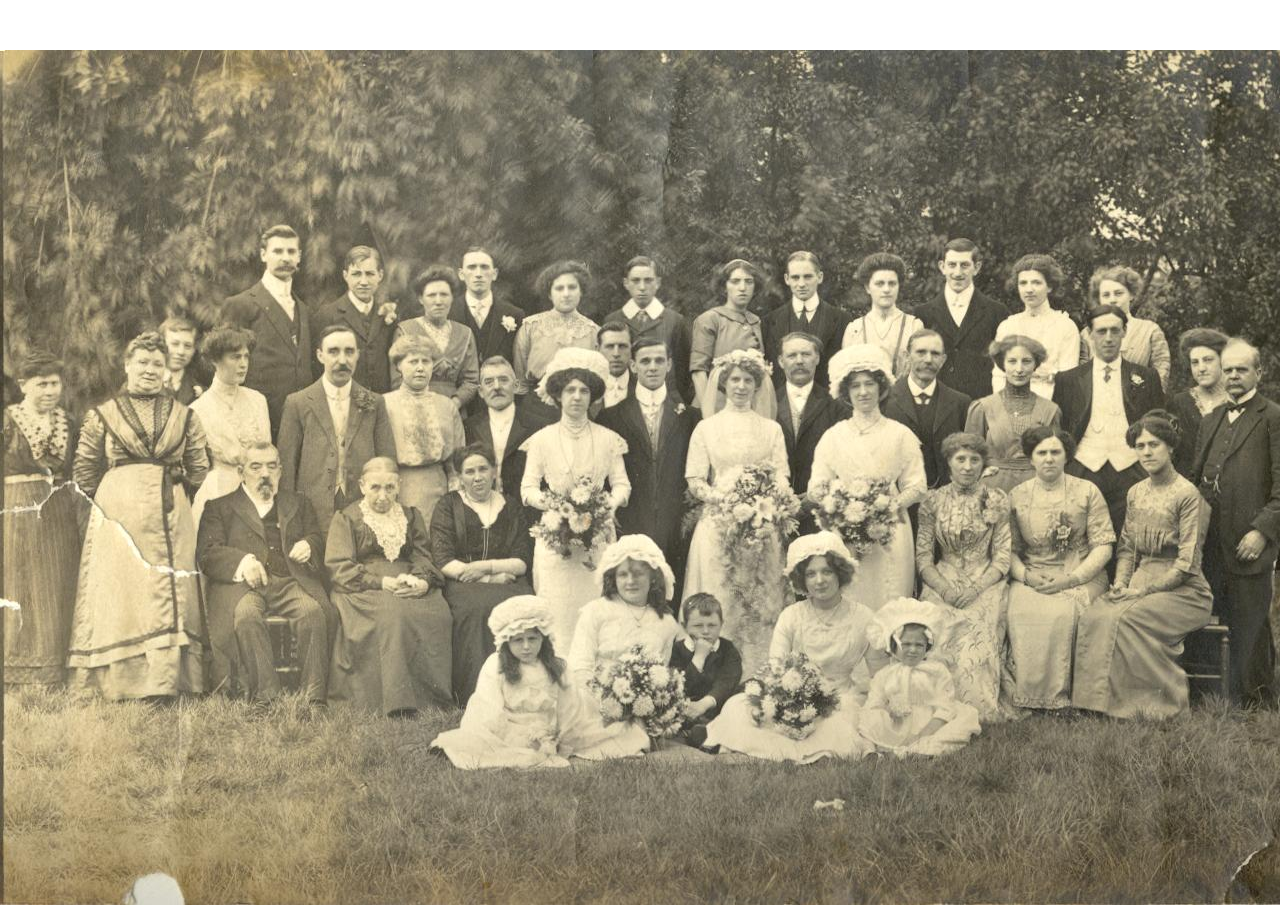
<file: demo/index.html>
<!DOCTYPE html>
<html lang="en">
  <head>
    <meta author="Luky Vj, Lucas Bonomi">
    <meta charset="utf-8">
    <meta http-equiv="X-UA-Compatible" content="IE=edge">
    <meta name="viewport" content="width=device-width, initial-scale=1">
    <meta name="description" content="">
    <meta name="author" content="">
    <link rel="shortcut icon" href="../../assets/ico/favicon.ico">

    <title>Identifi.js</title>

    <!-- Bootstrap core CSS -->
    <link href="../assets/css/bootstrap.min.css" rel="stylesheet">

    <!-- Custom styles for this template -->
    <link href="../assets/css/style.css" rel="stylesheet">

    <!-- Just for debugging purposes. Don't actually copy this line! -->
    <!--[if lt IE 9]><script src="../../assets/js/ie8-responsive-file-warning.js"></script><![endif]-->

    <!-- HTML5 shim and Respond.js IE8 support of HTML5 elements and media queries -->
    <!--[if lt IE 9]>
      <script src="https://oss.maxcdn.com/libs/html5shiv/3.7.0/html5shiv.js"></script>
      <script src="https://oss.maxcdn.com/libs/respond.js/1.4.2/respond.min.js"></script>
    <![endif]-->
  </head>

  <body>


    <!-- Live demo -->

      <img src="../assets/images/background_old_group.jpg"


        data-arrow-direction="down"


        data-peopleNumber="5"

        data-person1x="140"
        data-person1y="310"
        data-person1name="Charles"

        data-person2x="320"
        data-person2y="270"
        data-person2name="Elisabeth"

        data-person3x="630"
        data-person3y="225"
        data-person3name="Edward"

        data-person4x="500"
        data-person4y="190"
        data-person4name="Lucy"

        data-person5x="195"
        data-person5y="190"
        data-person5name="Peter"

        />

    </div>



    <!-- Bootstrap core JavaScript
    ================================================== -->
    <!-- Placed at the end of the document so the pages load faster -->
    <script src="../assets/js/jquery.min.js"></script>
    <script src="../assets/js/bootstrap.min.js"></script>
    <script src="../assets/js/application.js"></script>

    <!-- Load identifi.js for the homepage -->
    <script src="../src/identifi.js"></script>
  </body>
</html>
</file>
<file: assets/css/style.css>
@charset "UTF-8";
/*! OVCSS v1.0.0 | MIT License | http://lucasbonomi.com/MIT */
/*
 * The following stylesheet is the main style.scss of your new OVCSS project.
 * The stylesheet uses normalize (http://necolas.github.io/normalize.css/) &
 * bourbon (http://bourbon.io/).
 *
 */
/* ==========================================================================
 Base importations :
 ========================================================================== */
/*! normalize.css v3.0.1 | MIT License | git.io/normalize */
@import url(http://weloveiconfonts.com/api/?family=brandico);
@import url(http://weloveiconfonts.com/api/?family=entypo);
@import url(http://weloveiconfonts.com/api/?family=fontawesome);
@import url(http://weloveiconfonts.com/api/?family=fontelico);
@import url(http://weloveiconfonts.com/api/?family=iconicfill);
@import url(http://weloveiconfonts.com/api/?family=iconicstroke);
@import url(http://weloveiconfonts.com/api/?family=maki);
@import url(http://weloveiconfonts.com/api/?family=openwebicons);
@import url(http://weloveiconfonts.com/api/?family=typicons);
@import url(http://weloveiconfonts.com/api/?family=zocial);
html {
  font-family: sans-serif;
  -ms-text-size-adjust: 100%;
  -webkit-text-size-adjust: 100%; }

body {
  margin: 0; }

article, aside, details, figcaption, figure, footer, header, hgroup, main, nav, section, summary {
  display: block; }

audio, canvas, progress, video {
  display: inline-block;
  vertical-align: baseline; }

audio:not([controls]) {
  display: none;
  height: 0; }

[hidden], template {
  display: none; }

a {
  background: transparent; }

a:active, a:hover {
  outline: 0; }

abbr[title] {
  border-bottom: 1px dotted; }

b, strong {
  font-weight: bold; }

dfn {
  font-style: italic; }

h1 {
  font-size: 2em;
  margin: .67em 0; }

mark {
  background: #ff0;
  color: #000; }

small {
  font-size: 80%; }

sub, sup {
  font-size: 75%;
  line-height: 0;
  position: relative;
  vertical-align: baseline; }

sup {
  top: -0.5em; }

sub {
  bottom: -0.25em; }

img {
  border: 0; }

svg:not(:root) {
  overflow: hidden; }

figure {
  margin: 1em 40px; }

hr {
  -moz-box-sizing: content-box;
  box-sizing: content-box;
  height: 0; }

pre {
  overflow: auto; }

code, kbd, pre, samp {
  font-family: monospace,monospace;
  font-size: 1em; }

button, input, optgroup, select, textarea {
  color: inherit;
  font: inherit;
  margin: 0; }

button {
  overflow: visible; }

button, select {
  text-transform: none; }

button, html input[type="button"], input[type="reset"], input[type="submit"] {
  -webkit-appearance: button;
  cursor: pointer; }

button[disabled], html input[disabled] {
  cursor: default; }

button::-moz-focus-inner, input::-moz-focus-inner {
  border: 0;
  padding: 0; }

input {
  line-height: normal; }

input[type="checkbox"], input[type="radio"] {
  box-sizing: border-box;
  padding: 0; }

input[type="number"]::-webkit-inner-spin-button, input[type="number"]::-webkit-outer-spin-button {
  height: auto; }

input[type="search"] {
  -webkit-appearance: textfield;
  -moz-box-sizing: content-box;
  -webkit-box-sizing: content-box;
  box-sizing: content-box; }

input[type="search"]::-webkit-search-cancel-button, input[type="search"]::-webkit-search-decoration {
  -webkit-appearance: none; }

fieldset {
  border: 1px solid #c0c0c0;
  margin: 0 2px;
  padding: .35em .625em .75em; }

legend {
  border: 0;
  padding: 0; }

textarea {
  overflow: auto; }

optgroup {
  font-weight: bold; }

table {
  border-collapse: collapse;
  border-spacing: 0; }

td, th {
  padding: 0; }

/* ==========================================================================
 OVCSS Settings library :
 ========================================================================== */
/* ==========================================================================
 OVCSS Typographic settings :
 ========================================================================== */
@font-face {
  font-family: "SourceSerifPro-Regular";
  src: url("../fonts/SourceSerifPro-Regular/SourceSerifPro-Regular.eot?") format("eot"), url("../fonts/SourceSerifPro-Regular/SourceSerifPro-Regular.otf.woff") format("woff"), url("../fonts/SourceSerifPro-Regular/SourceSerifPro-Regular.svg#SourceSerifPro-Regular") format("svg"), url("../fonts/SourceSerifPro-Regular/SourceSerifPro-Regular.ttf") format("truetype"); }
body h1, body h2, body h3, body h4, body h5, body h6 {
  font-family: "SourceSerifPro-Regular"; }
body p {
  font-family: Helvetica; }

/* Typographic media queries */
@media all and (max-width: 40em) {
  html, body {
    font-size: .85rem;
    line-height: 22px; } }
@media all and (max-width: 60em) {
  html, body {
    font-size: .9rem;
    line-height: 24px; } }
/* ====================================================================================================
Icons stylesheet : 
We use a free open source service : "WeLoveIconFonts" by  @TimPietrusky (http://weloveiconfonts.com/)
======================================================================================================*/
/* brandico */
[class*="brandico-"]:before {
  font-family: "brandico", sans-serif; }

/* entypo */
[class*="entypo-"]:before {
  font-family: "entypo", sans-serif; }

/* fontawesome */
[class*="fontawesome-"]:before {
  font-family: "fontawesome", sans-serif; }

/* fontelico */
[class*="fontelico-"]:before {
  font-family: "fontelico", sans-serif; }

/* iconicfill */
[class*="iconicfill-"]:before {
  font-family: "iconicfill", sans-serif; }

/* iconicstroke */
[class*="iconicstroke-"]:before {
  font-family: "iconicstroke", sans-serif; }

/* maki */
[class*="maki-"]:before {
  font-family: "maki", sans-serif; }

/* openwebicons */
[class*="openwebicons-"]:before {
  font-family: "openwebicons", sans-serif; }

/* typicons */
[class*="typicons-"]:before {
  font-family: "typicons", sans-serif; }

/* zocial */
[class*="zocial-"]:before {
  font-family: "zocial", sans-serif; }

/* ====================================================================================================
Colors : Here you define your color palette & colorscheme, we defined some fresh colors for you
 __________________________
| It's all about variables |
======================================================================================================*/
/* Shortcuts
--------------------------------------------------------------------------------------------------*/
/* Theme
--------------------------------------------------------------------------------------------------*/
/* ====================================================================================================
Base : This stylesheet will be your base, you will define the main lines of your project stylesheet.
======================================================================================================*/
* {
  -webkit-box-sizing: border-box;
  -moz-box-sizing: border-box;
  box-sizing: border-box;
  -webkit-font-smoothing: antialiased;
  -moz-osx-font-smoothing: grayscale;
  font-weight: 300;
  line-height: 34px; }

html, body {
  width: 100%;
  height: 100%;
  margin: 0;
  padding: 0;
  float: left;
  font-family: "SourceSerifPro-Regular", Helvetica, Helvetica Neue sans-serif; }

html {
  font-size: 1.1rem;
  overflow-x: hidden; }

/* ====================================================================================================
Buttons : Here is the main buttons stylesheet
======================================================================================================*/
.btn-primary,
.btn-primary:hover,
.btn-primary:focus,
.btn-primary:active,
.btn-primary.active,
.open .dropdown-toggle.btn-primary {
  color: #7f8c8d;
  background-color: #ecf0f1;
  border-color: #b1c2c6;
  text-shadow: 0 0 0; }

.btn.btn-primary.btn-lg {
  background: #5946ae;
  border-color: #3d3077;
  color: white;
  border-radius: 2px;
  padding: .8em 1em; }

button[type="button"] {
  background: transparent;
  border: 0;
  color: #fff;
  line-height: 2.7; }
  button[type="button"] ul li a {
    color: #7f8c8d; }

/* ====================================================================================================
Classes : This library could be named helpers.css, here you will find all technical classes
(ex : .hide, .clearfix, .fix )
======================================================================================================*/
.clearfix:before,
.clearfix:after {
  content: "";
  display: table;
  clear: both; }

.imp {
  color: #fff;
  text-shadow: 0 1px 0 #f9276b; }

/* ====================================================================================================
Basic form stylesheet : Here you define the basic style of your forms
======================================================================================================*/
form input {
  outline: none; }
  form input::-webkit-input-placeholder {
    color: black; }
  form input::-moz-placeholder {
    color: black; }
  form input:-moz-placeholder {
    color: black; }
  form input:-ms-input-placeholder {
    color: black; }

/* ====================================================================================================
Animations : Define CSS3 keyframes animations
======================================================================================================*/
@keyframes first-animation {}
@keyframes second-animation {}
@keyframes third-animation {}
@keyframes fourth-animation {}
/* Helper : Border-radius
-------------------------------------------------------------------*/
/* Helper : Borders
-------------------------------------------------------------------*/
/*
-----------------------------------------------------------------*/
/* Font
-----------------------------------------------------------------*/
/* borders
-----------------------------------------------------------------*/
/* single element
-----------------------------------------------------------------*/
/* Square
------------------------------------------------------------------*/
/*

  If it’s a hack, it goes in shame.css.
  Document all hacks fully:
  What part of the codebase does it relate to?
  Why was this needed?
  How does this fix it?
  How might you fix it properly, given more time?
  Do not blame the developer; if they explained why they had to do it then their reasons are probably (hopefully) valid.
  Try and clean shame.css up when you have some down time.
  Even better, get a tech-debt story in which you can dedicate actual sprint time to it.

*/
/*
Force color on menu links
*/
.dropdown-menu li a {
  color: white !important; }

.page-header:after {
  background-color: transparent !important; }

/* ==========================================================================
 Main style of your project  :
 ========================================================================== */
.github--ribbon {
  position: fixed;
  width: 10em;
  height: 10em;
  background: #bdc3c7;
  -webkit-transform: rotate(-45deg) translateY(-5em) translateX(-5em) scale(1);
  -moz-transform: rotate(-45deg) translateY(-5em) translateX(-5em) scale(1);
  -ms-transform: rotate(-45deg) translateY(-5em) translateX(-5em) scale(1);
  -o-transform: rotate(-45deg) translateY(-5em) translateX(-5em) scale(1);
  transform: rotate(-45deg) translateY(-5em) translateX(-5em) scale(1);
  box-shadow: inset 0 0 2em rgba(0, 0, 0, 0.2);
  -webkit-transform-origin: 0 0;
  -moz-transform-origin: 0 0;
  -ms-transform-origin: 0 0;
  -o-transform-origin: 0 0;
  transform-origin: 0 0;
  overflow: hidden;
  text-decoration: none;
  z-index: 9999; }
  .github--ribbon span {
    margin: 2.6em 1.5em;
    font-size: 2.5em;
    display: block;
    color: #fff;
    opacity: .8;
    -webkit-transition: opacity 0.2s ease, -webkit-transform 0.4s ease;
    -moz-transition: opacity 0.2s ease, -moz-transform 0.4s ease;
    transition: opacity 0.2s ease, transform 0.4s ease; }
  .github--ribbon:hover a {
    text-decoration: none !important; }
    .github--ribbon:hover a span {
      opacity: 1;
      text-decoration: none !important; }
  .github--ribbon[class*="top-"] {
    top: 0; }
  .github--ribbon[class*="bottom-"] {
    bottom: -10em; }
    .github--ribbon[class*="bottom-"] span {
      margin-top: .5em;
      margin: .4em 1.6em;
      -webkit-transform: rotate(45deg);
      -moz-transform: rotate(45deg);
      -ms-transform: rotate(45deg);
      -o-transform: rotate(45deg);
      transform: rotate(45deg); }
  .github--ribbon[class*="-left"] {
    left: 0; }
  .github--ribbon[class*="-right"] {
    right: -10em; }
  .github--ribbon[class*="top--right"] span {
    -webkit-transform: rotate(90deg) translateY(1em);
    -moz-transform: rotate(90deg) translateY(1em);
    -ms-transform: rotate(90deg) translateY(1em);
    -o-transform: rotate(90deg) translateY(1em);
    transform: rotate(90deg) translateY(1em);
    margin: 1.5em 1em;
    margin-top: 2em; }
  .github--ribbon[class*="bottom--left"] span {
    -webkit-transform: rotate(-90deg) translateY(1em);
    -moz-transform: rotate(-90deg) translateY(1em);
    -ms-transform: rotate(-90deg) translateY(1em);
    -o-transform: rotate(-90deg) translateY(1em);
    transform: rotate(-90deg) translateY(1em);
    margin: 0.5em 2em;
    margin-top: 2em; }
  .github--ribbon.ribbon--blue {
    background: #1b9af7;
    box-shadow: 0 0 0 1px rgba(0, 0, 0, 0.15), inset 0 0 2em #0662a6, inset 0 0 4em rgba(0, 0, 0, 0.2); }
  .github--ribbon.ribbon--red {
    background: #FF4351;
    box-shadow: 0 0 0 1px rgba(0, 0, 0, 0.15), inset 0 0 2em #dc0010, inset 0 0 4em rgba(0, 0, 0, 0.2); }
  .github--ribbon.ribbon--green {
    background: #2ecc71;
    box-shadow: 0 0 0 1px rgba(0, 0, 0, 0.15), inset 0 0 2em #1b7943, inset 0 0 4em rgba(0, 0, 0, 0.2); }
  .github--ribbon.ribbon--orange {
    background: #feae1b;
    box-shadow: 0 0 0 1px rgba(0, 0, 0, 0.15), inset 0 0 2em #b27401, inset 0 0 4em rgba(0, 0, 0, 0.2); }

.dropdown-menu {
  margin-top: 0;
  border-top-left-radius: 0px;
  border-top-right-radius: 0px;
  background: #3d3077; }
  .dropdown-menu > li > a {
    padding: 10px 20px; }
  .dropdown-menu > li > a:hover,
  .dropdown-menu > li > a:focus {
    background-color: #5946ae; }

/* pre code
----------------------------------------------------------------------*/
pre, code {
  padding: 2px 4px;
  font-size: 90%;
  color: white;
  background-color: #978ad0;
  border: 2px solid #503f9b;
  white-space: nowrap;
  border-radius: 4px;
  text-shadow: 0 1px 0 rgba(0, 0, 0, 0.4); }

pre code {
  border: none; }

/* Labels
---------------------------------------*/
small.label {
  box-shadow: inset 0 0 0 1px #463789;
  background: #5946ae;
  top: -.5em;
  position: relative; }

::selection {
  background: rgba(89, 70, 174, 0.8);
  color: #ecf0f1;
  padding: .5em; }
  code ::selection {
    background: white;
    color: black; }

/* Move down content because we have a fixed navbar that is 50px tall */
body {
  padding-top: 50px;
  padding-bottom: 20px;
  font-size: 1em; }
  body.presentation {
    background: #123456; }
  body a {
    color: #5946ae; }
  body strong {
    font-weight: bold;
    color: #5946ae; }
  body p {
    font-weight: 500; }

/* Navbar
---------------------------------------------------------*/
.navbar {
  background: #5946ae; }
  .navbar.navbar-inverse {
    border-color: #2a2153; }
  .navbar .navbar-header a {
    color: #fff; }

/*
-------------------------------------------------------*/
.nav-pills > li {
  border-radius: 0; }
  .nav-pills > li a {
    color: #fff; }

.nav-pills .dropdown-menu a {
  border-radius: 0;
  color: #262626; }
.nav-pills .dropdown-toggle:focus {
  background: #3d3077; }

.nav-pills > li:hover > a {
  background: #3d3077;
  color: #fff; }

.nav-pills > li.active > a,
.nav-pills > li.active > a:hover,
.nav-pills > li.active > a:focus {
  background: #3d3077;
  border-radius: 0; }

/*
-------------------------------------------------------*/
.jumbotron {
  background: #333333 url(../images/background_old_group.png) no-repeat center center;
  background-size: cover;
  color: #fff;
  text-align: center;
  text-shadow: 0 1px 0 rgba(0, 0, 0, 0.4); }
  .jumbotron small {
    font-size: 1rem;
    color: #ecf0f1; }

/* Page header
-------------------------------------------------------*/
.page-header {
  float: left;
  width: 100%;
  border-bottom: 0;
  border-top-left-radius: 4px;
  border-top-right-radius: 4px; }
  .page-header:not(.first) {
    background: #5946ae;
    color: #ecf0f1; }
  .page-header h1, .page-header h2, .page-header h3 {
    padding-left: 1rem;
    margin-bottom: 0rem; }
  .page-header[data-state="warning"] {
    background: #f9276b;
    color: white;
    border-color: #f9276b; }

/* Trinity
--------------------------------------------------------*/
.trinity [class*="col"]:nth-child(1) h2,
.trinity [class*="col"]:nth-child(2) h2,
.trinity [class*="col"]:nth-child(3) h2 {
  line-height: 1.2em;
  padding-left: 2.94rem; }
  .trinity [class*="col"]:nth-child(1) h2:before,
  .trinity [class*="col"]:nth-child(2) h2:before,
  .trinity [class*="col"]:nth-child(3) h2:before {
    content: '';
    display: block;
    position: absolute;
    width: 2.1rem;
    height: 2.1rem;
    margin-left: -3.15rem;
    float: left;
    border: 2px solid #5946ae;
    border-radius: 100%;
    text-align: center;
    content: attr(data-number);
    font-size: .9em;
    line-height: 1.4;
    color: #5946ae;
    background: rgba(89, 70, 174, 0.1); }

/* Sections (col-md-12)
-------------------------------------------------------*/
.col-md-12 {
  margin-bottom: 0em;
  padding-top: .8em;
  border: 2px solid #5946ae;
  border-top: none; }
  .col-md-12[data-state="warning"] {
    border: 2px solid #f9276b;
    border-top: none; }

/* Footer
------------------------------------------------------*/
footer {
  height: auto;
  width: 100%;
  background: #5946ae;
  padding: .6em 0;
  float: left; }
  footer p {
    float: none;
    display: block;
    width: 80%;
    margin: auto;
    color: #ecf0f1;
    font-family: "SourceSerifPro-Regular", "Times new roman", serif; }
    footer p a {
      color: #7ab0df;
      text-shadow: 0 1px 0 rgba(0, 0, 0, 0.1); }

/* Live demo
--------------------------------------------------------------*/
#hiddenDemo h4 {
  position: absolute;
  color: #fff;
  bottom: 1em;
  left: 1em;
  text-align: center;
  display: none; }
  #hiddenDemo h4.display {
    display: block; }
#hiddenDemo img {
  -webkit-transition: opacity 0.3s ease;
  -moz-transition: opacity 0.3s ease;
  transition: opacity 0.3s ease;
  position: absolute;
  max-height: 600px;
  z-index: -1;
  max-width: 800px;
  padding: 1em;
  top: 1em;
  left: 1em;
  opacity: 0; }
  #hiddenDemo img.display {
    opacity: 1;
    z-index: 10; }

/* Media queries
--------------------------------------------------------------*/
@media all and (max-width: 980px) {
  .navbar-brand {
    text-align: center;
    width: calc(100% - 57px);
    font-size: 1.2em; }

  .nav-pills {
    background: #6653ba;
    -webkit-transition: height 0.3s ease;
    -moz-transition: height 0.3s ease;
    transition: height 0.3s ease;
    height: 0;
    overflow: hidden;
    width: calc(100% + 32px);
    margin-left: -18px; }
    .nav-pills.open {
      height: auto;
      overflow: visible; }
    .nav-pills > li {
      width: 100%;
      text-align: center; }
      .nav-pills > li .dropdown-toggle {
        width: 100%; }
      .nav-pills > li .dropdown-menu {
        width: 100%; }

  .first {
    border: none !important;
    float: left; }

  .container.trinity {
    width: 100%;
    float: left;
    margin-left: 0; }

  .col-md-12, .page-header {
    width: calc(100% + 30px);
    margin-left: -15px;
    border-radius: 0; }
    .col-md-12 > *, .page-header > * {
      margin: 0; }

  .page-header h1, .page-header h2, .page-header h3 {
    line-height: 2;
    padding-bottom: 0;
    margin-bottom: 0; }

  .col-md-12 {
    border: 0 !important; } }
</file>
